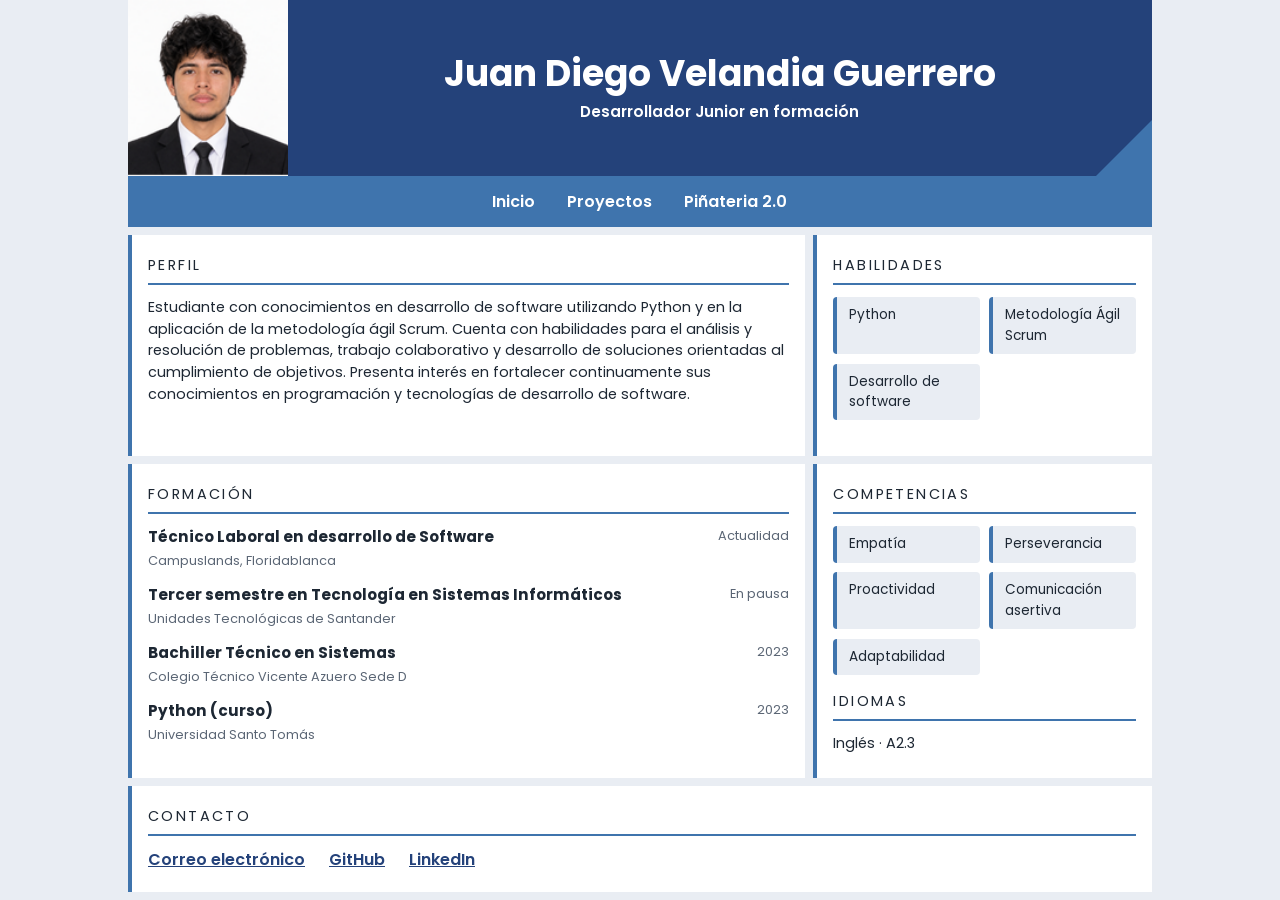
<file: index.html>
<!DOCTYPE html>
<html lang="es">
<head>
  <meta charset="UTF-8">
  <meta name="viewport" content="width=device-width, initial-scale=1.0">
  <title>Hoja de vida · Juan Diego Velandia Guerrero</title>
  <link rel="preconnect" href="https://fonts.googleapis.com">
  <link rel="preconnect" href="https://fonts.gstatic.com" crossorigin>
  <link href="https://fonts.googleapis.com/css2?family=Poppins:wght@400;600;700&display=swap" rel="stylesheet">
  <link rel="stylesheet" href="styles.css">
</head>
<body class="pagina">

  <header class="cabecera">
    
    <img class="cabecera__imagen" src="/Imagenes/foto.jpg">
    <div class="cabecera__texto">
      <h1 class="cabecera__titulo">Juan Diego Velandia Guerrero</h1>
      <p class="cabecera__cargo">Desarrollador Junior en formación</p>
    </div>
  </header>

 
  <nav class="menu">
    <ul class="menu__lista">
      <li><a class="menu__enlace" href="index.html">Inicio</a></li>
      <li><a class="menu__enlace" href="proyectos.html">Proyectos</a></li>
      <li><a class="menu__enlace" href="https://pinateria.vercel.app">Piñateria 2.0</a></li>
    </ul>
  </nav>

  <section class="bloque perfil">
    <h2 class="bloque__titulo">Perfil</h2>
    <p>Estudiante con conocimientos en desarrollo de software utilizando Python y en la aplicación de la metodología ágil Scrum. Cuenta con habilidades para el análisis y resolución de problemas, trabajo colaborativo y desarrollo de soluciones orientadas al cumplimiento de objetivos. Presenta interés en fortalecer continuamente sus conocimientos en programación y tecnologías de desarrollo de software.</p>
  </section>

  <section class="bloque formacion">
    <h2 class="bloque__titulo">Formación</h2>
    <article class="estudio">
      <h3 class="estudio__titulo">Técnico Laboral en desarrollo de Software</h3>
      <p class="estudio__fecha">Actualidad</p>
      <p class="estudio__lugar">Campuslands, Floridablanca</p>
    </article>
    <article class="estudio">
      <h3 class="estudio__titulo">Tercer semestre en Tecnología en Sistemas Informáticos</h3>
      <p class="estudio__fecha">En pausa</p>
      <p class="estudio__lugar">Unidades Tecnológicas de Santander</p>
    </article>
    <article class="estudio">
      <h3 class="estudio__titulo">Bachiller Técnico en Sistemas</h3>
      <p class="estudio__fecha">2023</p>
      <p class="estudio__lugar">Colegio Técnico Vicente Azuero Sede D</p>
    </article>
    <article class="estudio">
      <h3 class="estudio__titulo">Python (curso)</h3>
      <p class="estudio__fecha">2023</p>
      <p class="estudio__lugar">Universidad Santo Tomás</p>
    </article>
  </section>

  <section class="bloque habilidades">
    <h2 class="bloque__titulo">Habilidades</h2>
   
    <ul class="tarjetas">
      <li class="tarjeta">Python</li>
      <li class="tarjeta">Metodología Ágil Scrum</li>
      <li class="tarjeta">Desarrollo de software</li>
    </ul>
  </section>

  <section class="bloque competencias">
    <h2 class="bloque__titulo">Competencias</h2>
    <ul class="tarjetas">
      <li class="tarjeta">Empatía</li>
      <li class="tarjeta">Perseverancia</li>
      <li class="tarjeta">Proactividad</li>
      <li class="tarjeta">Comunicación asertiva</li>
      <li class="tarjeta">Adaptabilidad</li>
    </ul>
    <h2 class="bloque__titulo">Idiomas</h2>
    <p>Inglés · A2.3</p>
  </section>

  <footer class="bloque contacto">
    <h2 class="bloque__titulo">Contacto</h2>
    <ul class="contacto__lista">
      
      <li><a href="mailto:juanvelandiaguerrero@gmail.com">Correo electrónico</a></li>
      
      <li><a href="https://github.com/dev-JVelandia" target="_blank" rel="noopener">GitHub</a></li>
      <li><a href="https://www.linkedin.com/in/juan-diego-velandia-guerrero-103783424/?isSelfProfile=true" target="_blank" rel="noopener">LinkedIn</a></li>
    </ul>
  </footer>

</body>
</html>
</file>
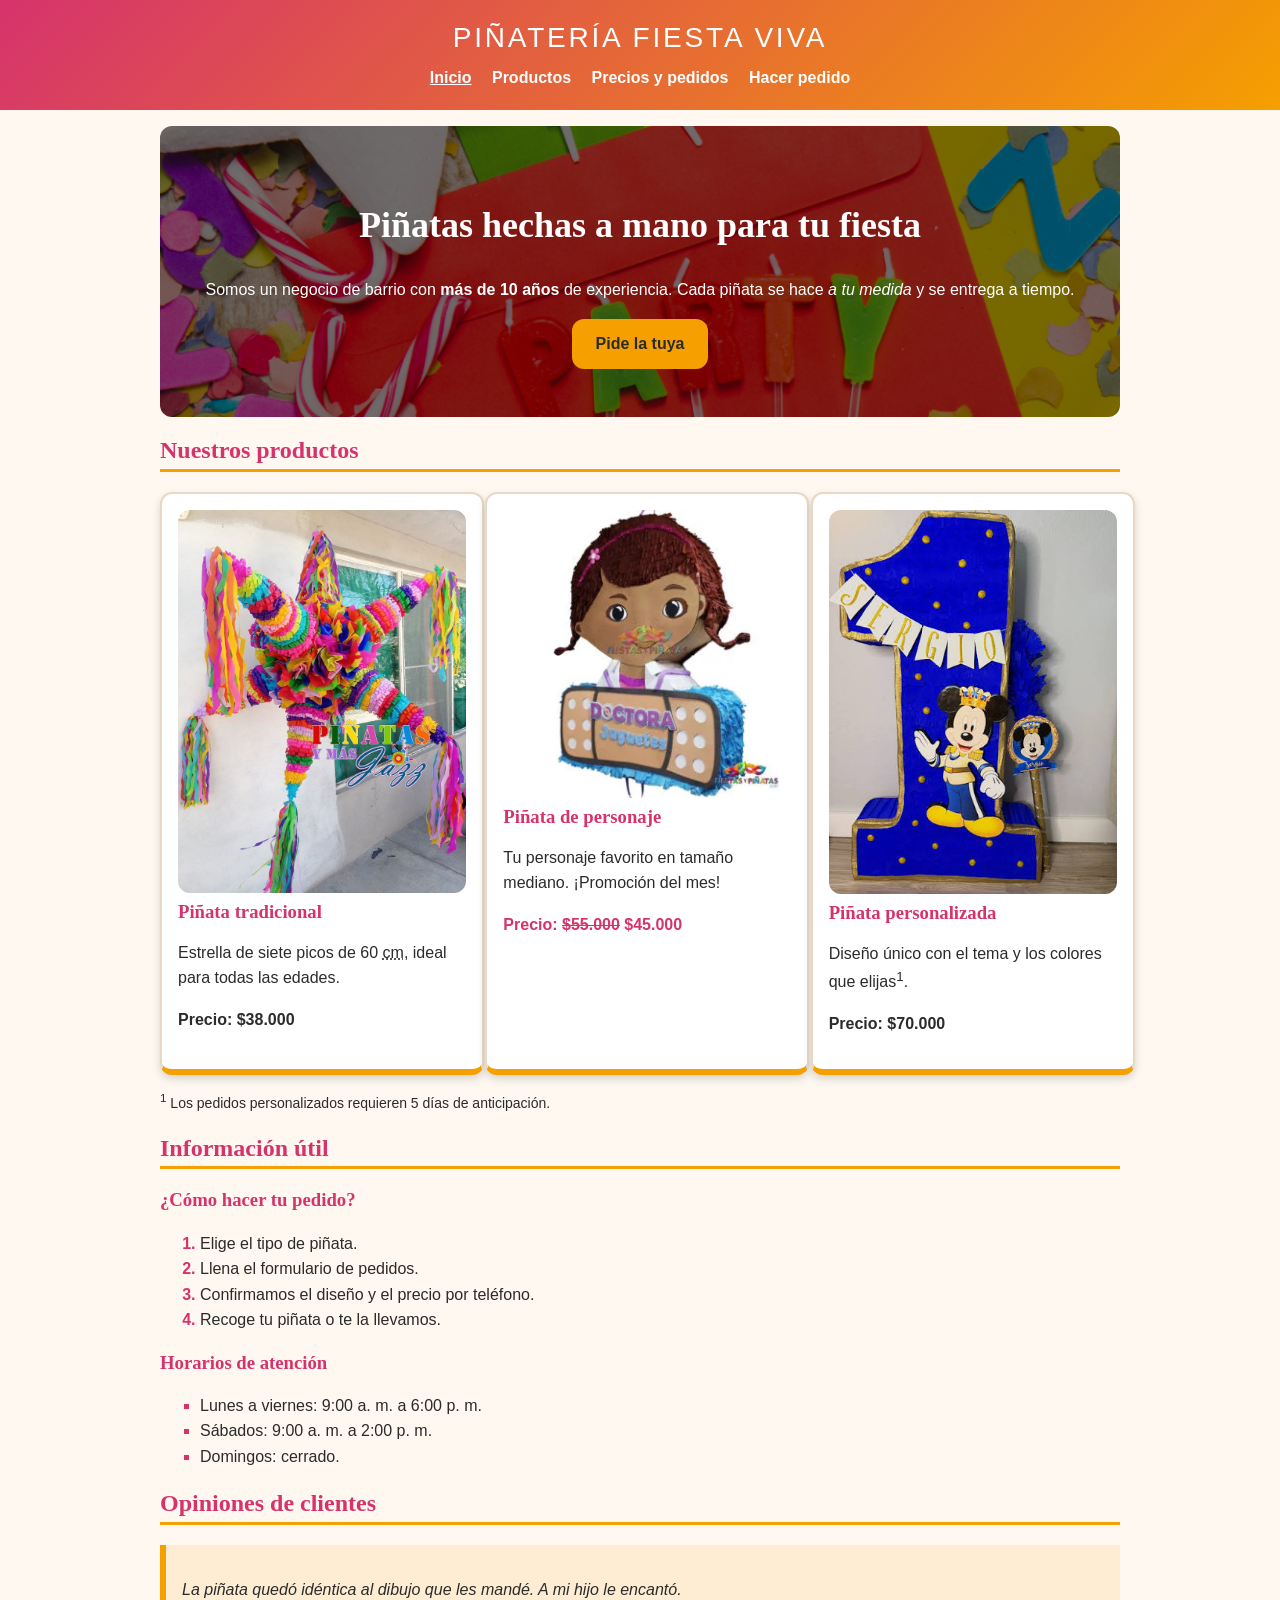
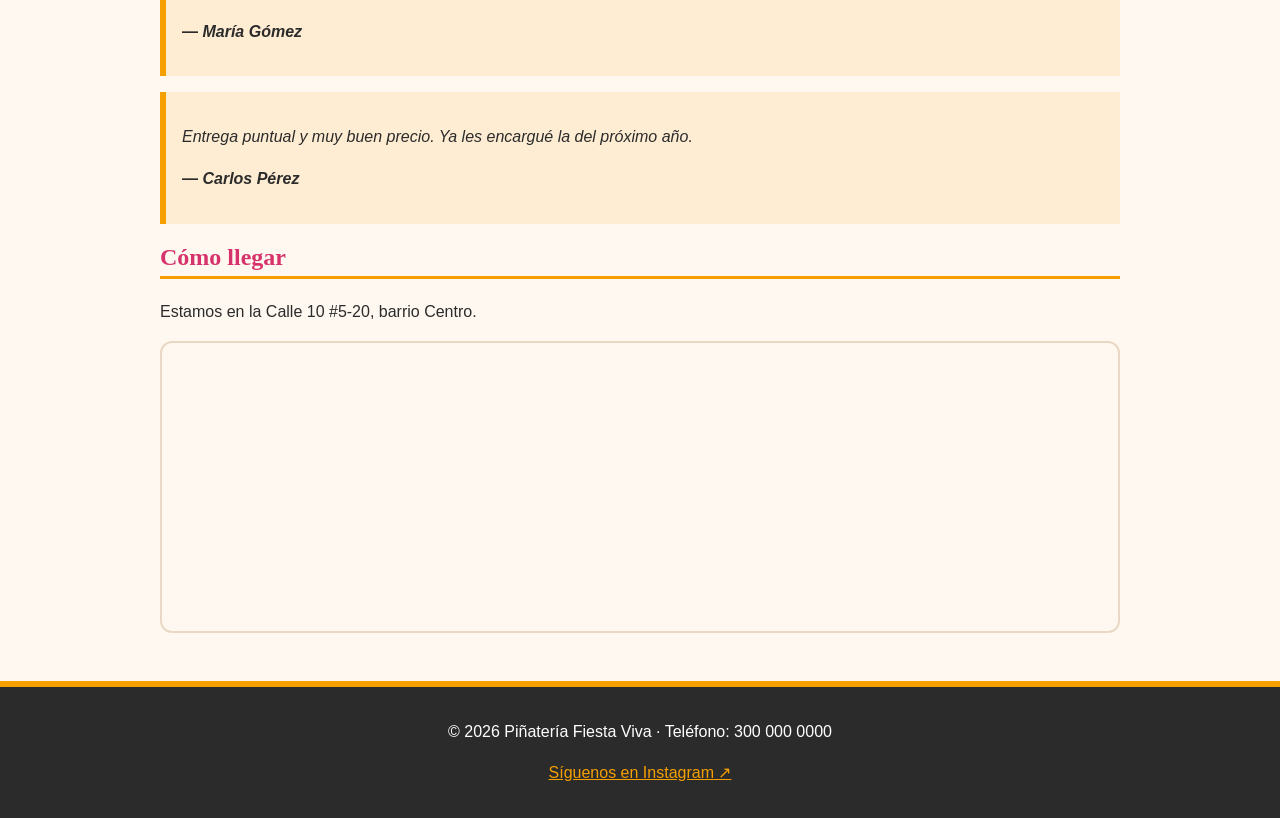
<file: piñateria2.0/index.html>
<!DOCTYPE html>
<html lang="es">
<head>
    <meta charset="UTF-8">
    <meta name="viewport" content="width=device-width, initial-scale=1.0">
    <title>Piñatería Fiesta Viva | Inicio</title>
    <meta name="description" content="Piñatas artesanales para cumpleaños y celebraciones. Conoce nuestros productos, horarios y como llegar.">
    <link rel="icon" href="data:image/svg+xml,<svg xmlns=%22http://www.w3.org/2000/svg%22 viewBox=%220 0 100 100%22><text y=%22.9em%22 font-size=%2290%22>🎉</text></svg>">
    <link rel="stylesheet" href="style.css">
</head>
<body>
    <header class="cabecera">
        <p class="cabecera__marca">Piñatería Fiesta Viva</p>
        <nav class="nav" aria-label="Principal">
            <ul class="nav__lista">
                <li><a class="nav__enlace" href="index.html" aria-current="page">Inicio</a></li>
                <li><a class="nav__enlace" href="index.html#productos">Productos</a></li>
                <li><a class="nav__enlace" href="pedidos.html">Precios y pedidos</a></li>
                <li><a class="nav__enlace" href="pedidos.html#formulario">Hacer pedido</a></li>
            </ul>
        </nav>
    </header>
    <main>
        <section class="hero">
            <h1 class="hero__titulo">Piñatas hechas a mano para tu fiesta</h1>
            <p>Somos un negocio de barrio con <strong>más de 10 años</strong> de experiencia. Cada piñata se hace <em>a tu medida</em> y se entrega a tiempo.</p>
            <a class="boton boton--secundario" href="pedidos.html#formulario">Pide la tuya</a>
        </section>
        <section id="productos">
      <h2>Nuestros productos</h2>
      <div class="tarjetas">

      <article class="tarjeta">
        <img class="tarjeta__imagen" loading="lazy" src="imagenes/pinata1.jpg" alt="Piñata tradicional de siete picos con papel de colores">
        <h3 class="tarjeta__titulo">Piñata tradicional</h3>
        <p>Estrella de siete picos de 60 <abbr title="centímetros">cm</abbr>, ideal para todas las edades.</p>
        <p class="tarjeta__precio">$38.000</p>
      </article>

      <article class="tarjeta tarjeta--promo">
        <img class="tarjeta__imagen" loading="lazy" src="imagenes/pinata2.jpg" alt="Piñata de personaje infantil en promoción">
        <h3 class="tarjeta__titulo">Piñata de personaje</h3>
        <p>Tu personaje favorito en tamaño mediano. ¡Promoción del mes!</p>
        <p class="tarjeta__precio"><s>$55.000</s> <strong>$45.000</strong></p>
      </article>

      <article class="tarjeta">
        <img class="tarjeta__imagen" loading="lazy" src="imagenes/pinata3.jpg" alt="Piñata personalizada con el nombre del cumpleañero">
        <h3 class="tarjeta__titulo">Piñata personalizada</h3>
        <p>Diseño único con el tema y los colores que elijas<sup>1</sup>.</p>
        <p class="tarjeta__precio">$70.000</p>
      </article>
      </div>
      <p class="nota"><sup>1</sup> Los pedidos personalizados requieren 5 días de anticipación.</p>
    </section>
    <section id="informacion">
      <h2>Información útil</h2>
      <h3>¿Cómo hacer tu pedido?</h3>
      <ol class="pasos">
        <li>Elige el tipo de piñata.</li>
        <li>Llena el formulario de pedidos.</li>
        <li>Confirmamos el diseño y el precio por teléfono.</li>
        <li>Recoge tu piñata o te la llevamos.</li>
      </ol>
      <h3>Horarios de atención</h3>
      <ul class="info__lista">
        <li>Lunes a viernes: 9:00 a. m. a 6:00 p. m.</li>
        <li>Sábados: 9:00 a. m. a 2:00 p. m.</li>
        <li>Domingos: cerrado.</li>
      </ul>
    </section>
    <section id="opiniones">
      <h2>Opiniones de clientes</h2>
      <blockquote class="opinion" cite="https://www.instagram.com/">
        <p>La piñata quedó idéntica al dibujo que les mandé. A mi hijo le encantó.</p>
        <p class="opinion__autor">— <cite>María Gómez</cite></p>
      </blockquote>
      <blockquote class="opinion" cite="https://www.instagram.com/">
        <p>Entrega puntual y muy buen precio. Ya les encargué la del próximo año.</p>
        <p class="opinion__autor">— <cite>Carlos Pérez</cite></p>
      </blockquote>
    </section>
    <section id="ubicacion">
      <h2>Cómo llegar</h2>
      <p>Estamos en la Calle 10 #5-20, barrio Centro.</p>
      <div class="mapa">
        <iframe class="mapa__marco" title="Mapa de la ubicación de Piñatería Fiesta Viva" loading="lazy" src="https://www.openstreetmap.org/export/embed.html?bbox=-74.0800%2C4.5900%2C-74.0600%2C4.6100&amp;layer=mapnik"></iframe>
      </div>
    </section>
</main>
<footer class="pie">
    <p>&copy; 2026 Piñatería Fiesta Viva · Teléfono: 300 000 0000</p>
    <p><a href="https://www.instagram.com/" target="_blank" rel="noopener">Síguenos en Instagram</a></p>
</footer>
</body>
</html>
</file>
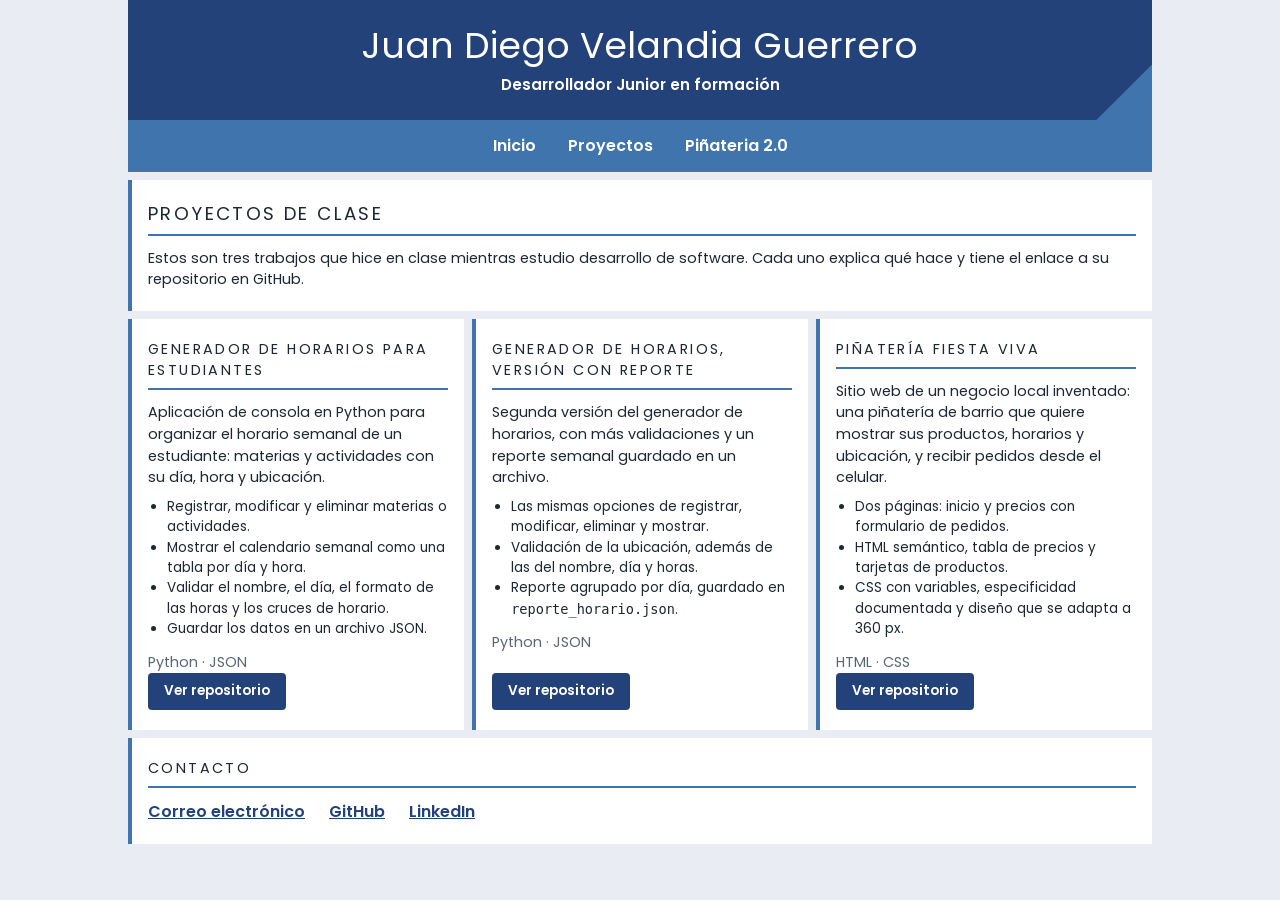
<file: proyectos.html>
<!DOCTYPE html>
<html lang="es">
<head>
  <meta charset="UTF-8">
  
  <meta name="viewport" content="width=device-width, initial-scale=1.0">
  <title>Proyectos de clase · Juan Diego Velandia Guerrero</title>
  <link rel="preconnect" href="https://fonts.googleapis.com">
  <link rel="preconnect" href="https://fonts.gstatic.com" crossorigin>
  <link href="https://fonts.googleapis.com/css2?family=Poppins:wght@400;600;700&display=swap" rel="stylesheet">
  <link rel="stylesheet" href="styles.css">
</head>
<body class="pagina pagina--proyectos">

  
  <header class="cabecera cabecera--sin-foto">
    <div class="cabecera__texto">
      <p class="cabecera__titulo">Juan Diego Velandia Guerrero</p>
      <p class="cabecera__cargo">Desarrollador Junior en formación</p>
    </div>
  </header>

  
  <nav class="menu">
    <ul class="menu__lista">
      <li><a class="menu__enlace" href="index.html">Inicio</a></li>
      <li><a class="menu__enlace" href="proyectos.html">Proyectos</a></li>
      <li><a class="menu__enlace" href="https://pinateria.vercel.app">Piñateria 2.0</a></li>
    </ul>
  </nav>

  <section class="bloque intro">
    <h1 class="bloque__titulo bloque__titulo--principal">Proyectos de clase</h1>
    <p>Estos son tres trabajos que hice en clase mientras estudio desarrollo de software. Cada uno explica qué hace y tiene el enlace a su repositorio en GitHub.</p>
  </section>

  
  <section class="proyectos">

    <article class="bloque proyecto">
      <h2 class="bloque__titulo">Generador de Horarios para Estudiantes</h2>
      <p>Aplicación de consola en Python para organizar el horario semanal de un estudiante: materias y actividades con su día, hora y ubicación.</p>
      <ul class="proyecto__lista">
        <li>Registrar, modificar y eliminar materias o actividades.</li>
        <li>Mostrar el calendario semanal como una tabla por día y hora.</li>
        <li>Validar el nombre, el día, el formato de las horas y los cruces de horario.</li>
        <li>Guardar los datos en un archivo JSON.</li>
      </ul>
      <p class="proyecto__tecnologias">Python · JSON</p>
      
      <a class="proyecto__enlace" href="https://github.com/dev-JVelandia/Proyecto.py.git" target="_blank" rel="noopener">Ver repositorio</a>
    </article>

    <article class="bloque proyecto">
      <h2 class="bloque__titulo">Generador de Horarios, versión con reporte</h2>
      <p>Segunda versión del generador de horarios, con más validaciones y un reporte semanal guardado en un archivo.</p>
      <ul class="proyecto__lista">
        <li>Las mismas opciones de registrar, modificar, eliminar y mostrar.</li>
        <li>Validación de la ubicación, además de las del nombre, día y horas.</li>
        <li>Reporte agrupado por día, guardado en <code>reporte_horario.json</code>.</li>
      </ul>
      <p class="proyecto__tecnologias">Python · JSON</p>
      
      <a class="proyecto__enlace" href="https://github.com/dev-JVelandia/Examen_Velandia.git" target="_blank" rel="noopener">Ver repositorio</a>
    </article>

    <article class="bloque proyecto">
      <h2 class="bloque__titulo">Piñatería Fiesta Viva</h2>
      <p>Sitio web de un negocio local inventado: una piñatería de barrio que quiere mostrar sus productos, horarios y ubicación, y recibir pedidos desde el celular.</p>
      <ul class="proyecto__lista">
        <li>Dos páginas: inicio y precios con formulario de pedidos.</li>
        <li>HTML semántico, tabla de precios y tarjetas de productos.</li>
        <li>CSS con variables, especificidad documentada y diseño que se adapta a 360 px.</li>
      </ul>
      <p class="proyecto__tecnologias">HTML · CSS</p>
      
      <a class="proyecto__enlace" href="https://github.com/dev-JVelandia/ACTIVIDAD-2.git" target="_blank" rel="noopener">Ver repositorio</a>
    </article>

  </section>


  <footer class="bloque contacto">
    <h2 class="bloque__titulo">Contacto</h2>
    <ul class="contacto__lista">
      
      <li><a href="mailto:juanvelandiaguerrero@gmail.com">Correo electrónico</a></li>
      
      <li><a href="https://github.com/dev-JVelandia" target="_blank" rel="noopener">GitHub</a></li>
      <li><a href="https://www.linkedin.com/in/juan-diego-velandia-guerrero-103783424/?isSelfProfile=true" target="_blank" rel="noopener">LinkedIn</a></li>
    </ul>
  </footer>

</body>
</html>
</file>
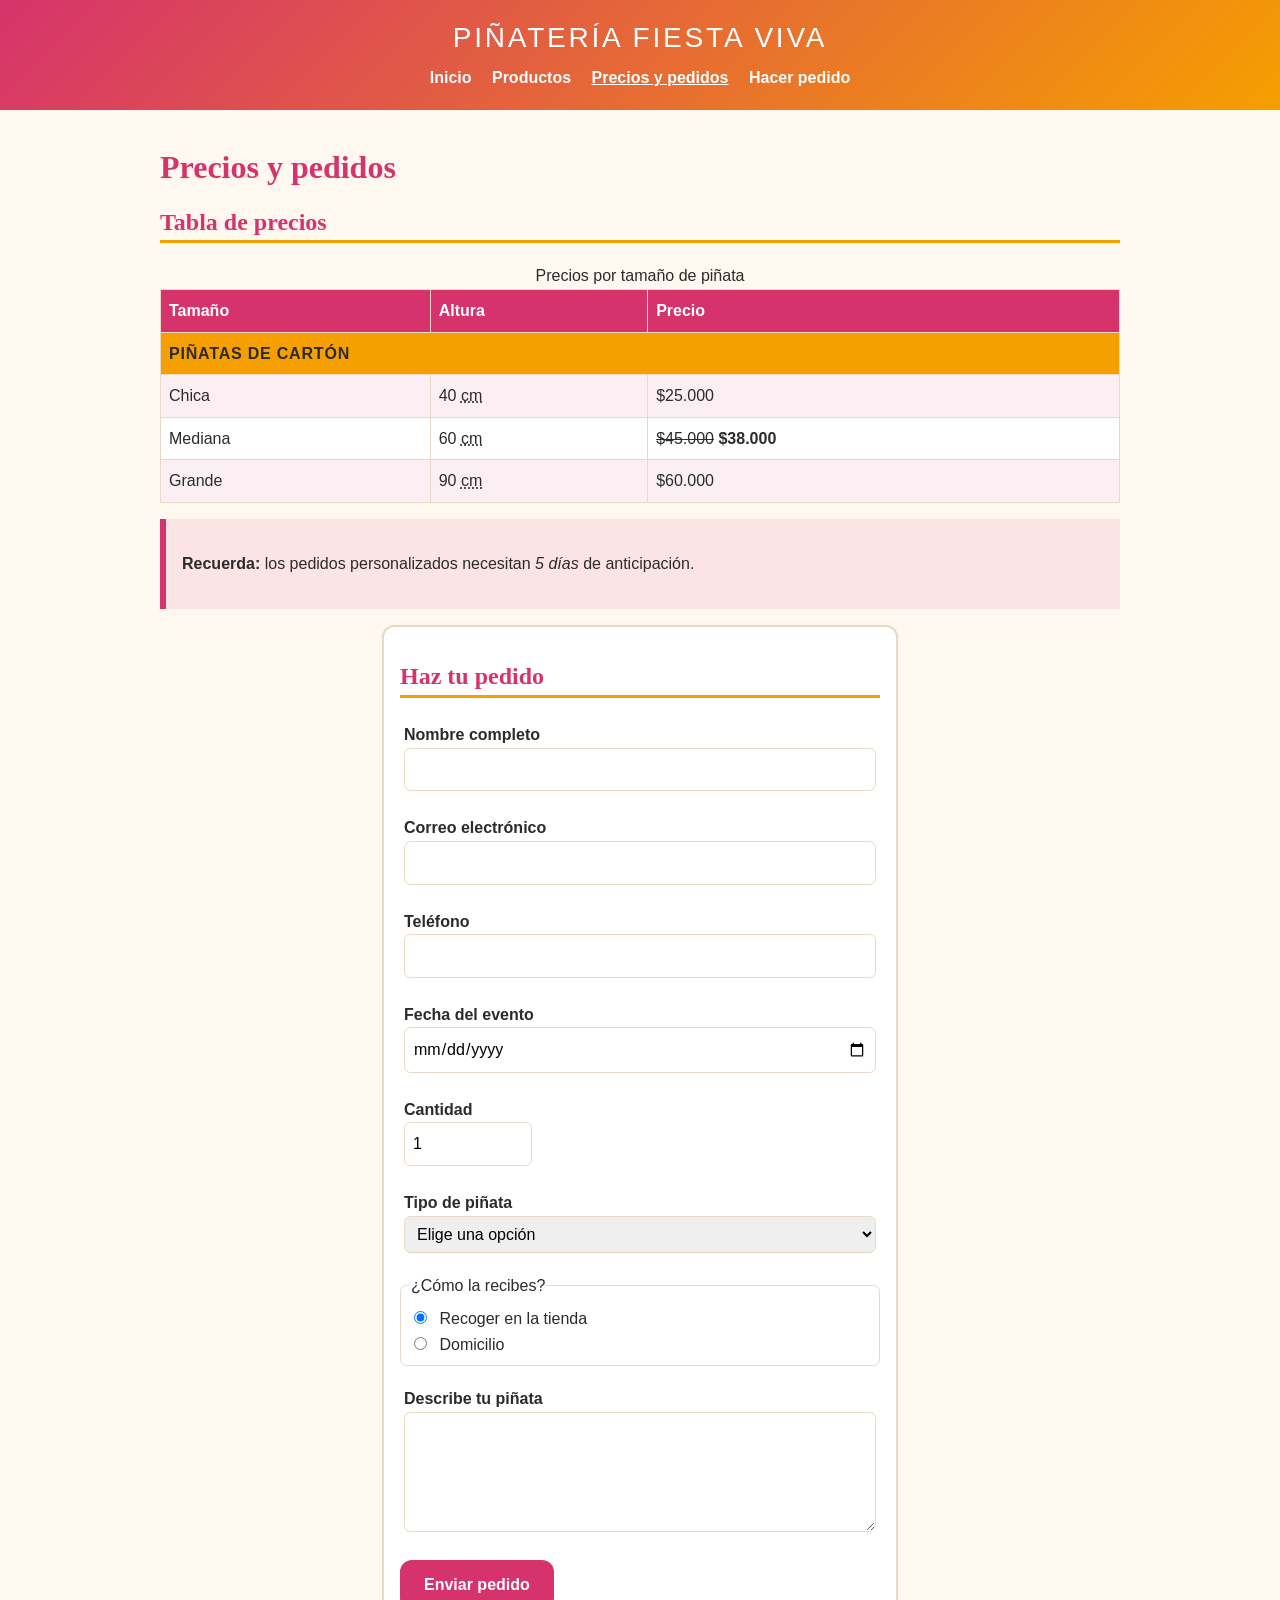
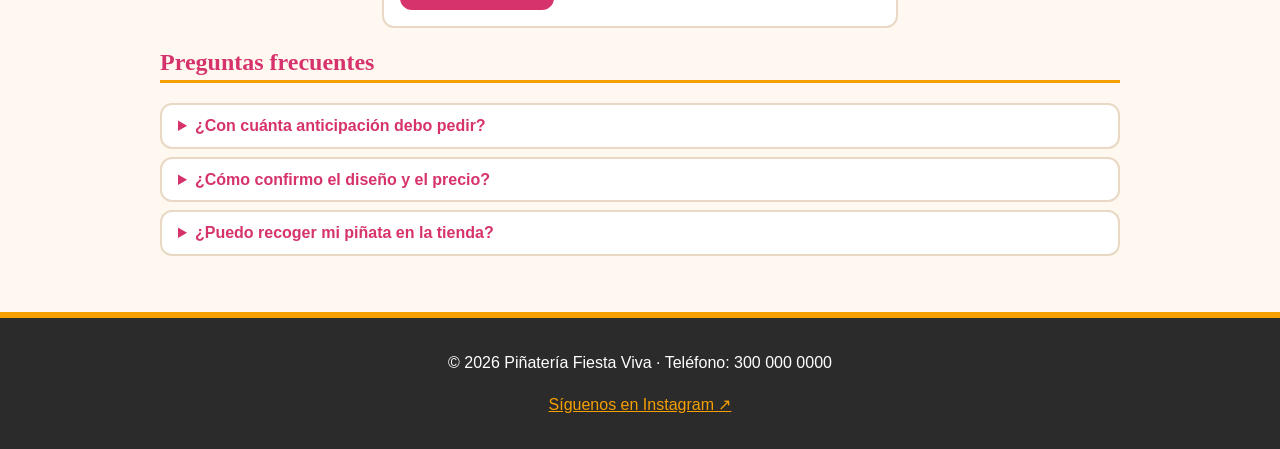
<file: piñateria2.0/pedidos.html>
<!DOCTYPE html>
<html lang="es">
<head>
  <meta charset="UTF-8">
  <meta name="viewport" content="width=device-width, initial-scale=1">
  <title>Piñatería Fiesta Viva | Precios y pedidos</title>
  <meta name="description" content="Consulta los precios de nuestras piñatas y haz tu pedido en línea con el formulario.">
  <link rel="stylesheet" href="style.css">
</head>
<body>
    <header class="cabecera">
    <p class="cabecera__marca">Piñatería Fiesta Viva</p>
    <nav class="nav" aria-label="Principal">
      <ul class="nav__lista">
        <li><a class="nav__enlace" href="index.html">Inicio</a></li>
        <li><a class="nav__enlace" href="index.html#productos">Productos</a></li>
        <li><a class="nav__enlace" href="pedidos.html" aria-current="page">Precios y pedidos</a></li>
        <li><a class="nav__enlace" href="pedidos.html#formulario">Hacer pedido</a></li>
      </ul>
    </nav>
  </header>
  <main>
    <h1>Precios y pedidos</h1>

    <section id="precios">
      <h2>Tabla de precios</h2>
      <div class="tabla-contenedor">
      <table class="tabla">
        <caption>Precios por tamaño de piñata</caption>
        <thead>
          <tr>
            <th scope="col">Tamaño</th>
            <th scope="col">Altura</th>
            <th scope="col">Precio</th>
          </tr>
        </thead>
        <tbody>
          <tr>
            <th class="tabla__grupo" colspan="3" scope="colgroup">Piñatas de cartón</th>
          </tr>
          <tr>
            <td>Chica</td>
            <td>40 <abbr title="centímetros">cm</abbr></td>
            <td>$25.000</td>
          </tr>
          <tr>
            <td>Mediana</td>
            <td>60 <abbr title="centímetros">cm</abbr></td>
            <td><s>$45.000</s> <strong>$38.000</strong></td>
          </tr>
          <tr>
            <td>Grande</td>
            <td>90 <abbr title="centímetros">cm</abbr></td>
            <td>$60.000</td>
          </tr>
        </tbody>
      </table>
      </div>

      <aside class="aviso">
        <p><strong>Recuerda:</strong> los pedidos personalizados necesitan <em>5 días</em> de anticipación.</p>
      </aside>
    </section>

    <section id="formulario" class="formulario">
      <h2>Haz tu pedido</h2>
      <form action="pedidos.html" method="get">
        <div class="formulario__campo">
          <label for="nombre">Nombre completo</label>
          <input type="text" id="nombre" name="nombre" autocomplete="name" required>
        </div>
        <div class="formulario__campo">
          <label for="correo">Correo electrónico</label>
          <input type="email" id="correo" name="correo" autocomplete="email" required>
        </div>
        <div class="formulario__campo">
          <label for="telefono">Teléfono</label>
          <input type="tel" id="telefono" name="telefono" autocomplete="tel">
        </div>
        <div class="formulario__campo">
          <label for="fecha">Fecha del evento</label>
          <input type="date" id="fecha" name="fecha">
        </div>
        <div class="formulario__campo">
          <label for="cantidad">Cantidad</label>
          <input type="number" id="cantidad" name="cantidad" min="1" value="1">
        </div>
        <div class="formulario__campo">
          <label for="tipo">Tipo de piñata</label>
          <select id="tipo" name="tipo" required>
            <option value="">Elige una opción</option>
            <option value="tradicional">Tradicional</option>
            <option value="personaje">De personaje</option>
            <option value="personalizada">Personalizada</option>
          </select>
        </div>
        <fieldset class="formulario__grupo">
          <legend>¿Cómo la recibes?</legend>
          <label class="formulario__opcion"><input type="radio" name="entrega" value="recoger" checked> Recoger en la tienda</label>
          <label class="formulario__opcion"><input type="radio" name="entrega" value="domicilio"> Domicilio</label>
        </fieldset>
        <div class="formulario__campo">
          <label for="detalle">Describe tu piñata</label>
          <textarea id="detalle" name="detalle" rows="4"></textarea>
        </div>
        <button class="boton" type="submit">Enviar pedido</button>
      </form>
    </section>

    <section id="preguntas" class="faq">
      <h2>Preguntas frecuentes</h2>
      <details class="faq__item">
        <summary class="faq__pregunta">¿Con cuánta anticipación debo pedir?</summary>
        <p>Las piñatas personalizadas necesitan 5 días de anticipación.</p>
      </details>
      <details class="faq__item">
        <summary class="faq__pregunta">¿Cómo confirmo el diseño y el precio?</summary>
        <p>Después de enviar el formulario te llamamos para confirmar ambos.</p>
      </details>
      <details class="faq__item">
        <summary class="faq__pregunta">¿Puedo recoger mi piñata en la tienda?</summary>
        <p>Sí, en nuestro horario de atención, o te la llevamos a domicilio.</p>
      </details>
    </section>
  </main>
  <footer class="pie">
    <p>&copy; 2026 Piñatería Fiesta Viva · Teléfono: 300 000 0000</p>
    <p><a href="https://www.instagram.com/" target="_blank" rel="noopener">Síguenos en Instagram</a></p>
  </footer>  
</body>
</html>
</file>
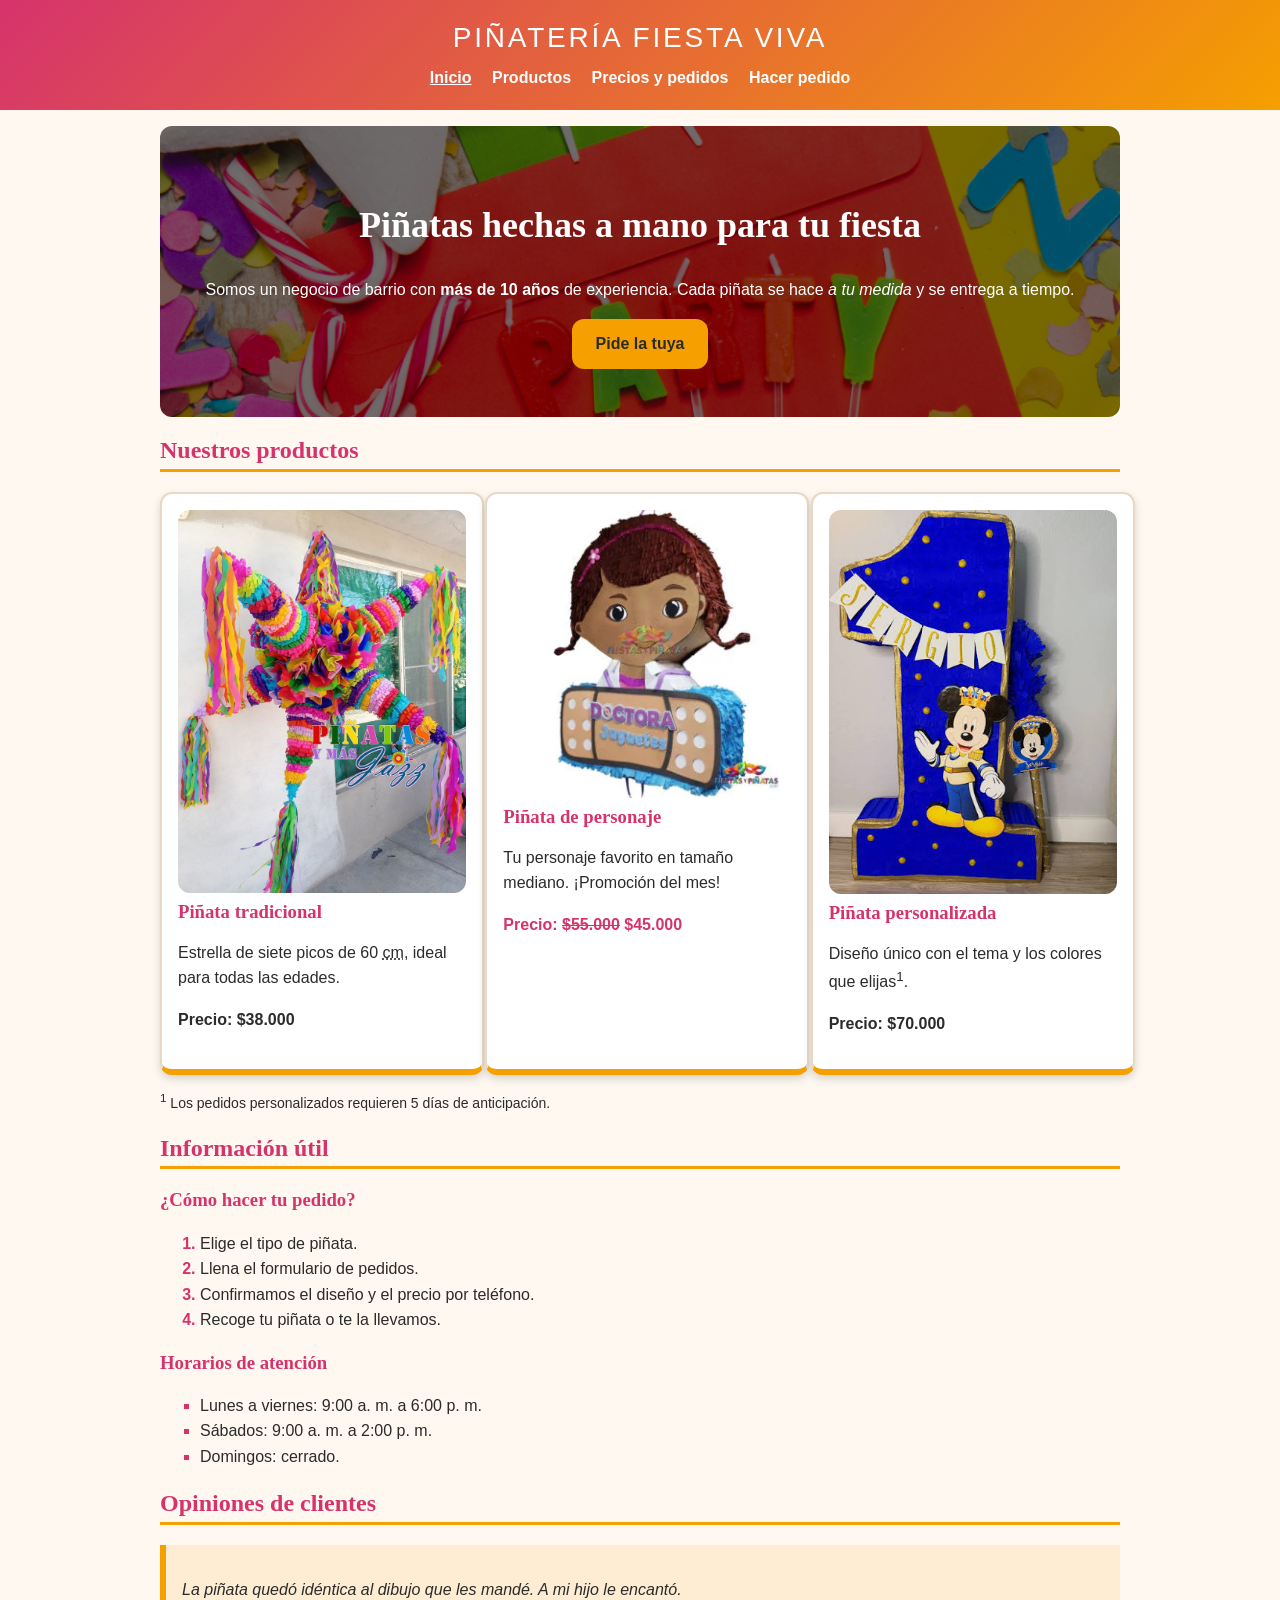
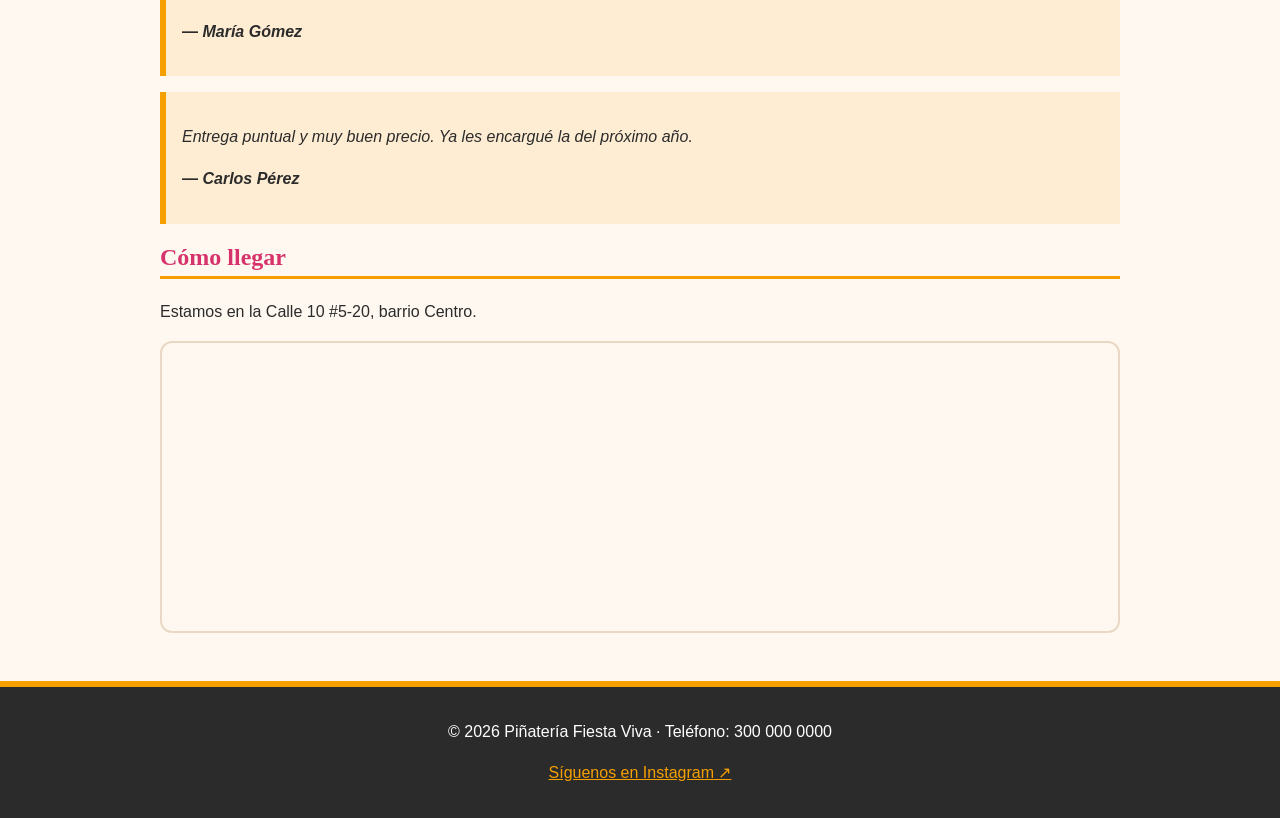
<file: piñateria2.0/piñateria 2.0.html>
<!DOCTYPE html>
<html lang="es">
<head>
    <meta charset="UTF-8">
    <meta name="viewport" content="width=device-width, initial-scale=1.0">
    <title>Piñatería Fiesta Viva | Inicio</title>
    <meta name="description" content="Piñatas artesanales para cumpleaños y celebraciones. Conoce nuestros productos, horarios y como llegar.">
    <link rel="icon" href="data:image/svg+xml,<svg xmlns=%22http://www.w3.org/2000/svg%22 viewBox=%220 0 100 100%22><text y=%22.9em%22 font-size=%2290%22>🎉</text></svg>">
    <link rel="stylesheet" href="style.css">
</head>
<body>
    <header class="cabecera">
        <p class="cabecera__marca">Piñatería Fiesta Viva</p>
        <nav class="nav" aria-label="Principal">
            <ul class="nav__lista">
                <li><a class="nav__enlace" href="index.html" aria-current="page">Inicio</a></li>
                <li><a class="nav__enlace" href="index.html#productos">Productos</a></li>
                <li><a class="nav__enlace" href="pedidos.html">Precios y pedidos</a></li>
                <li><a class="nav__enlace" href="pedidos.html#formulario">Hacer pedido</a></li>
            </ul>
        </nav>
    </header>
    <main>
        <section class="hero">
            <h1 class="hero__titulo">Piñatas hechas a mano para tu fiesta</h1>
            <p>Somos un negocio de barrio con <strong>más de 10 años</strong> de experiencia. Cada piñata se hace <em>a tu medida</em> y se entrega a tiempo.</p>
            <a class="boton boton--secundario" href="pedidos.html#formulario">Pide la tuya</a>
        </section>
        <section id="productos">
      <h2>Nuestros productos</h2>
      <div class="tarjetas">

      <article class="tarjeta">
        <img class="tarjeta__imagen" loading="lazy" src="/Imagenes/pinata1.jpg" alt="Piñata tradicional de siete picos con papel de colores">
        <h3 class="tarjeta__titulo">Piñata tradicional</h3>
        <p>Estrella de siete picos de 60 <abbr title="centímetros">cm</abbr>, ideal para todas las edades.</p>
        <p class="tarjeta__precio">$38.000</p>
      </article>

      <article class="tarjeta tarjeta--promo">
        <img class="tarjeta__imagen" loading="lazy" src="/Imagenes/pinata2.jpg" alt="Piñata de personaje infantil en promoción">
        <h3 class="tarjeta__titulo">Piñata de personaje</h3>
        <p>Tu personaje favorito en tamaño mediano. ¡Promoción del mes!</p>
        <p class="tarjeta__precio"><s>$55.000</s> <strong>$45.000</strong></p>
      </article>

      <article class="tarjeta">
        <img class="tarjeta__imagen" loading="lazy" src="/Imagenes/pinata3.jpg" alt="Piñata personalizada con el nombre del cumpleañero">
        <h3 class="tarjeta__titulo">Piñata personalizada</h3>
        <p>Diseño único con el tema y los colores que elijas<sup>1</sup>.</p>
        <p class="tarjeta__precio">$70.000</p>
      </article>
      </div>
      <p class="nota"><sup>1</sup> Los pedidos personalizados requieren 5 días de anticipación.</p>
    </section>
    <section id="informacion">
      <h2>Información útil</h2>
      <h3>¿Cómo hacer tu pedido?</h3>
      <ol class="pasos">
        <li>Elige el tipo de piñata.</li>
        <li>Llena el formulario de pedidos.</li>
        <li>Confirmamos el diseño y el precio por teléfono.</li>
        <li>Recoge tu piñata o te la llevamos.</li>
      </ol>
      <h3>Horarios de atención</h3>
      <ul class="info__lista">
        <li>Lunes a viernes: 9:00 a. m. a 6:00 p. m.</li>
        <li>Sábados: 9:00 a. m. a 2:00 p. m.</li>
        <li>Domingos: cerrado.</li>
      </ul>
    </section>
    <section id="opiniones">
      <h2>Opiniones de clientes</h2>
      <blockquote class="opinion" cite="https://www.instagram.com/">
        <p>La piñata quedó idéntica al dibujo que les mandé. A mi hijo le encantó.</p>
        <p class="opinion__autor">— <cite>María Gómez</cite></p>
      </blockquote>
      <blockquote class="opinion" cite="https://www.instagram.com/">
        <p>Entrega puntual y muy buen precio. Ya les encargué la del próximo año.</p>
        <p class="opinion__autor">— <cite>Carlos Pérez</cite></p>
      </blockquote>
    </section>
    <section id="ubicacion">
      <h2>Cómo llegar</h2>
      <p>Estamos en la Calle 10 #5-20, barrio Centro.</p>
      <div class="mapa">
        <iframe class="mapa__marco" title="Mapa de la ubicación de Piñatería Fiesta Viva" loading="lazy" src="https://www.openstreetmap.org/export/embed.html?bbox=-74.0800%2C4.5900%2C-74.0600%2C4.6100&amp;layer=mapnik"></iframe>
      </div>
    </section>
</main>
<footer class="pie">
    <p>&copy; 2026 Piñatería Fiesta Viva · Teléfono: 300 000 0000</p>
    <p><a href="https://www.instagram.com/" target="_blank" rel="noopener">Síguenos en Instagram</a></p>
</footer>
</body>
</html>
</file>
<file: styles.css>
:root {
  --azul-oscuro: #24427a;
  --azul-claro: #3f74ad;
  --texto: #1d2733;
  --gris: #5b6675;
  --fondo: #e9edf3;
}


*,
*::before,
*::after {
  box-sizing: border-box;
}

body {
  margin: 0;
  font-family: "Poppins", sans-serif;
  color: var(--texto);
  line-height: 1.5;
  background: var(--fondo);
}


.pagina {
  display: grid;
  grid-template-columns: 5rem 1fr;
  grid-template-areas:
    "cabecera cabecera"
    "menu perfil"
    "menu formacion"
    "menu habilidades"
    "menu competencias"
    "menu contacto";
  gap: 0.5rem;
  max-width: 64rem;
  margin: 0 auto;
  background: var(--fondo);
}


.pagina--proyectos {
  grid-template-areas:
    "cabecera cabecera"
    "menu intro"
    "menu proyectos"
    "menu contacto";
}

.cabecera     { grid-area: cabecera; }
.menu         { grid-area: menu; }
.perfil       { grid-area: perfil; }
.formacion    { grid-area: formacion; }
.habilidades  { grid-area: habilidades; }
.competencias { grid-area: competencias; }
.contacto     { grid-area: contacto; }
.intro        { grid-area: intro; }
.proyectos    { grid-area: proyectos; }


.cabecera {
  position: relative;
  overflow: hidden;
  display: flex;
  background: var(--azul-oscuro);
  color: #fff;
}


.cabecera__imagen {
  flex-shrink: 0;
  width: 6rem;
  height: 7rem;
  max-width: 100%;
  object-fit: cover;
}

.cabecera__texto {
  flex: 1;
  display: flex;
  flex-direction: column;
  justify-content: center;
  padding: 0.75rem;
  text-align: center;
}

.cabecera__titulo {
  margin: 0;
  font-size: 1.25rem;
  line-height: 1.2;
}

.cabecera__cargo {
  margin: 0.4rem 0 0;
  font-size: 0.8rem;
  font-weight: 600;
}


.cabecera::after {
  content: "";
  position: absolute;
  right: 0;
  bottom: 0;
  width: 3.5rem;
  height: 3.5rem;
  background: var(--azul-claro);
  clip-path: polygon(100% 0, 100% 100%, 0 100%);
}


.menu {
  position: sticky;
  top: 0;
  align-self: start;
  height: 100vh;
  height: 100dvh;
  background: var(--azul-claro);
}

.menu__lista {
  display: flex;
  flex-direction: column;
  gap: 0.5rem;
  margin: 0;
  padding: 1rem 0.25rem;
  list-style: none;
}

.menu__enlace {
  display: block;
  padding: 0.4rem 0.25rem;
  color: #fff;
  font-size: 0.7rem;
  font-weight: 600;
  text-align: center;
  text-decoration: none;
}

.menu__enlace:hover,
.menu__enlace:focus-visible {
  text-decoration: underline;
}


.bloque {
  padding: 1.25rem 1rem;
  background: #fff;
  border-left: 0.3rem solid var(--azul-claro);
}

.bloque__titulo {
  margin: 0 0 0.75rem;
  padding-bottom: 0.4rem;
  font-size: 0.9rem;
  font-weight: 400;
  letter-spacing: 0.15rem;
  text-transform: uppercase;
  border-bottom: 2px solid var(--azul-claro);
}

.bloque p {
  margin: 0;
  font-size: 0.9rem;
}


.estudio {
  display: flex;
  flex-wrap: wrap;
  justify-content: space-between;
  gap: 0.1rem 1rem;
  margin-bottom: 0.9rem;
}

.estudio__titulo {
  margin: 0;
  font-size: 0.95rem;
}

.bloque .estudio__fecha,
.bloque .estudio__lugar {
  font-size: 0.8rem;
  color: var(--gris);
}

.estudio__lugar {
  flex-basis: 100%;
}


.tarjetas {
  display: grid;
  grid-template-columns: repeat(auto-fit, minmax(7rem, 1fr));
  gap: 0.6rem;
  margin: 0 0 1rem;
  padding: 0;
  list-style: none;
}

.tarjeta {
  padding: 0.5rem 0.75rem;
  font-size: 0.85rem;
  background: var(--fondo);
  border-left: 0.25rem solid var(--azul-claro);
  border-radius: 0.25rem;
}


.contacto__lista {
  display: flex;
  flex-wrap: wrap;
  gap: 0.5rem 1.5rem;
  margin: 0;
  padding: 0;
  list-style: none;
}

.contacto__lista a {
  color: var(--azul-oscuro);
  font-weight: 600;
}


.cabecera--sin-foto .cabecera__texto {
  padding: 1.5rem 1rem;
}

.bloque__titulo--principal {
  font-size: 1.15rem;
}


.proyectos {
  display: grid;
  grid-template-columns: repeat(auto-fit, minmax(16rem, 1fr));
  gap: 0.5rem;
}

.proyecto {
  display: flex;
  flex-direction: column;
}

.proyecto__lista {
  margin: 0.5rem 0 0.75rem;
  padding-left: 1.2rem;
  font-size: 0.85rem;
}

.proyecto__tecnologias {
  margin-bottom: 1rem;
  color: var(--gris);
}

.proyecto__enlace {
  align-self: flex-start;
  margin-top: auto;
  padding: 0.5rem 1rem;
  color: #fff;
  font-size: 0.85rem;
  font-weight: 600;
  text-decoration: none;
  background: var(--azul-oscuro);
  border-radius: 0.25rem;
}

.proyecto__enlace:hover,
.proyecto__enlace:focus-visible {
  background: var(--azul-claro);
}


@media (min-width: 600px) {
  .pagina {
    grid-template-columns: 6rem 1fr 1fr;
    grid-template-areas:
      "cabecera cabecera cabecera"
      "menu perfil perfil"
      "menu formacion formacion"
      "menu habilidades competencias"
      "menu contacto contacto";
  }

  .pagina--proyectos {
    grid-template-columns: 6rem 1fr;
    grid-template-areas:
      "cabecera cabecera"
      "menu intro"
      "menu proyectos"
      "menu contacto";
  }

  .menu__enlace {
    font-size: 0.8rem;
  }

  .cabecera__imagen {
    width: 8rem;
    height: 9rem;
  }

  .cabecera__titulo {
    font-size: 1.75rem;
  }

  .cabecera__cargo {
    font-size: 0.95rem;
  }
}

@media (min-width: 1024px) {
  .pagina {
    grid-template-columns: 2fr 1fr;
    grid-template-areas:
      "cabecera cabecera"
      "menu menu"
      "perfil habilidades"
      "formacion competencias"
      "contacto contacto";
  }

  .pagina--proyectos {
    grid-template-columns: 1fr;
    grid-template-areas:
      "cabecera"
      "menu"
      "intro"
      "proyectos"
      "contacto";
  }

 
  .menu {
    position: static;
    align-self: stretch;
    height: auto;
    margin-top: -0.5rem;
  }

  .menu__lista {
    flex-direction: row;
    flex-wrap: wrap;
    justify-content: center;
    gap: 0.25rem 1rem;
    padding: 0.6rem 1rem;
  }

  .menu__enlace {
    padding: 0.25rem 0.5rem;
    font-size: 1rem;
  }

  .cabecera__imagen {
    width: 10rem;
    height: 11rem;
  }

  .cabecera__titulo {
    font-size: 2.25rem;
  }
}
</file>
<file: piñateria2.0/style.css>
:root {
  --primario: #d6336c;
  --acento: #f59f00;
  --texto: #2b2b2b;
  --fondo: #fff8f0;
  --blanco: #ffffff;
  --borde: #e9d8c4;
  --sombra: rgb(0 0 0 / 0.15);
  --fuente: "Trebuchet MS", Verdana, sans-serif;
  --fuente-titulo: Georgia, "Times New Roman", serif;
  --espacio: 1rem;
  --radio: 0.75rem;
}

body {
  margin: 0;
  font-family: var(--fuente);
  font-size: 1rem;
  line-height: 1.6;
  color: var(--texto);
  background: var(--fondo);
  overflow-wrap: anywhere;
}

main {
  max-width: 60rem;
  margin: 0 auto;
  padding: var(--espacio);
}

h1, h2, h3 {
  font-family: var(--fuente-titulo);
  line-height: 1.2;
  color: var(--primario);
}

h2 {
  border-bottom: 3px solid var(--acento);
  padding-bottom: 0.25rem;
}

img {
  max-width: 100%;
}


nav a {
  color: var(--texto);
  text-decoration: underline;
}


a[target="_blank"]::after {
  content: " \2197";
}


.cabecera {
  padding: var(--espacio);
  text-align: center;
  background: linear-gradient(135deg, var(--primario), var(--acento));
}

.cabecera__marca {
  margin: 0;
  font-size: 1.75rem;
  letter-spacing: 0.1em;
  text-transform: uppercase;
  color: var(--blanco);
}

.nav__lista {
  margin: 0;
  padding: 0;
  list-style: none;
}

.nav__lista > li {
  display: inline-block;
  margin: 0.25rem 0.5rem;
}


.nav__enlace {
  color: var(--blanco);
  font-weight: bold;
  text-decoration: none;
}

.nav__enlace:hover,
.nav__enlace[aria-current="page"] {
  text-decoration: underline;
}


.hero {
  padding: 3rem var(--espacio);
  text-align: center;
  color: var(--blanco);
  border-radius: var(--radio);
  background:
    linear-gradient(rgb(0 0 0 / 0.5), rgb(0 0 0 / 0.5)),
    url("imagenes/fondo.jpg") center / cover no-repeat;
  animation: aparecer 1s ease-out;
}

.hero__titulo {
  color: var(--blanco);
  font-size: 2.25rem;
}


.boton {
  display: inline-block;
  padding: 0.75rem 1.5rem;
  border: 0;
  border-radius: var(--radio);
  background: var(--primario);
  color: var(--blanco);
  font: inherit;
  font-weight: bold;
  text-decoration: none;
  cursor: pointer;
}

.boton:hover {
  filter: brightness(1.15);
}


.boton--secundario {
  background: var(--acento);
  color: var(--texto);
}


.tarjeta {
  max-width: 18rem;
  margin: 0 auto var(--espacio);
  padding: var(--espacio);
  border: 2px solid var(--borde);
  border-bottom: 6px solid var(--acento);
  border-radius: var(--radio);
  background: var(--blanco);
  box-shadow: 0 0.25rem 0.5rem var(--sombra);
  overflow: hidden;
  transition: transform 0.2s;
}

.tarjeta:hover {
  transform: translateY(-0.25rem);
}

.tarjeta__imagen {
  display: block;
  width: 100%;
  height: auto;
  border-radius: var(--radio);
}

.tarjeta__titulo {
  margin: 0.5rem 0;
}


.tarjeta p {
  color: var(--texto);
}

.tarjeta__precio {
  font-weight: bold;
  color: var(--acento);
}

.tarjeta__precio::before {
  content: "Precio: ";
}


.tarjeta--promo .tarjeta__precio {
  color: var(--primario);
}


.info__lista {
  list-style: square;
}

.info__lista li::marker,
.pasos li::marker {
  color: var(--primario);
  font-weight: bold;
}

.pasos {
  list-style: decimal;
}


.opinion {
  margin: var(--espacio) 0;
  padding: var(--espacio);
  border-left: 6px solid var(--acento);
  background: rgb(245 159 0 / 0.12);
  font-style: italic;
}

.opinion__autor {
  font-style: normal;
  font-weight: bold;
}


.mapa {
  max-width: 100%;
  overflow: hidden;
  border: 2px solid var(--borde);
  border-radius: var(--radio);
}

.mapa__marco {
  display: block;
  width: 100%;
  height: 18rem;
  border: 0;
}


.tabla {
  width: 100%;
  border-collapse: collapse;
  background: var(--blanco);
}

.tabla th,
.tabla td {
  padding: 0.5rem;
  border: 1px solid var(--borde);
  text-align: left;
}

.tabla thead th {
  background: var(--primario);
  color: var(--blanco);
}

.tabla tbody tr:nth-child(even) {
  background: rgb(214 51 108 / 0.08);
}

.tabla__grupo {
  background: var(--acento);
  letter-spacing: 0.05em;
  text-transform: uppercase;
}


.aviso {
  margin: var(--espacio) 0;
  padding: var(--espacio);
  border-left: 6px solid var(--primario);
  background: rgb(214 51 108 / 0.1);
}


.formulario {
  max-width: 30rem;
  margin: 0 auto;
  padding: var(--espacio);
  border: 2px solid var(--borde);
  border-radius: var(--radio);
  background: var(--blanco);
}

.formulario__campo {
  margin-bottom: var(--espacio);
  padding: 0.25rem;
  border-radius: 0.4rem;
}

.formulario__campo:focus-within {
  background: rgb(245 159 0 / 0.2);
}

.formulario label {
  display: block;
  font-weight: bold;
}

.formulario input,
.formulario select,
.formulario textarea {
  box-sizing: border-box;
  width: 100%;
  padding: 0.5rem;
  border: 1px solid var(--borde);
  border-radius: 0.4rem;
  font: inherit;
}

.formulario input[type="number"] {
  max-width: 8rem;
}

.formulario:target {
  animation: aparecer 1s ease-out;
}


.tabla-contenedor {
  overflow-x: auto;
}

.formulario__grupo {
  margin: 0 0 var(--espacio);
  padding: 0.5rem;
  border: 1px solid var(--borde);
  border-radius: 0.4rem;
}


.formulario .formulario__opcion {
  font-weight: normal;
}


.formulario .formulario__opcion input {
  width: auto;
  margin-right: 0.5rem;
}

.faq__item {
  margin-bottom: 0.5rem;
  padding: 0.5rem var(--espacio);
  border: 2px solid var(--borde);
  border-radius: var(--radio);
  background: var(--blanco);
}

.faq__item[open] {
  border-color: var(--acento);
}

.faq__pregunta {
  cursor: pointer;
  font-weight: bold;
  color: var(--primario);
}


.tarjetas {
  display: grid;
  grid-template-columns: repeat(auto-fit, minmax(16rem, 1fr));
  gap: var(--espacio);
}


.tarjetas .tarjeta {
  width: 100%;
  margin: 0 auto;
}

.nota {
  font-size: 0.875rem;
}


.pie {
  margin-top: 2rem;
  padding: var(--espacio);
  border-top: 6px solid var(--acento);
  background: var(--texto);
  color: var(--blanco);
  text-align: center;
}

.pie a {
  color: var(--acento);
}


a:focus-visible,
summary:focus-visible,
select:focus-visible,
input:focus-visible,
textarea:focus-visible,
.boton:focus-visible {
  outline: 3px solid var(--acento);
  outline-offset: 2px;
}


@keyframes aparecer {
  from {
    opacity: 0;
    transform: translateY(1rem);
  }
  to {
    opacity: 1;
    transform: none;
  }
}


@media (prefers-reduced-motion: reduce) {
  .hero,
  .formulario:target {
    animation: none;
  }

  .tarjeta {
    transition: none;
  }
}

@media (max-width: 480px) {
  .cabecera__marca {
    font-size: 1.25rem;
  }

  .nav__lista > li {
    display: block;
  }

  .hero {
    padding: 2rem var(--espacio);
  }

  .hero__titulo {
    font-size: 1.75rem;
  }

  .tabla {
    font-size: 0.875rem;
  }
}
</file>
